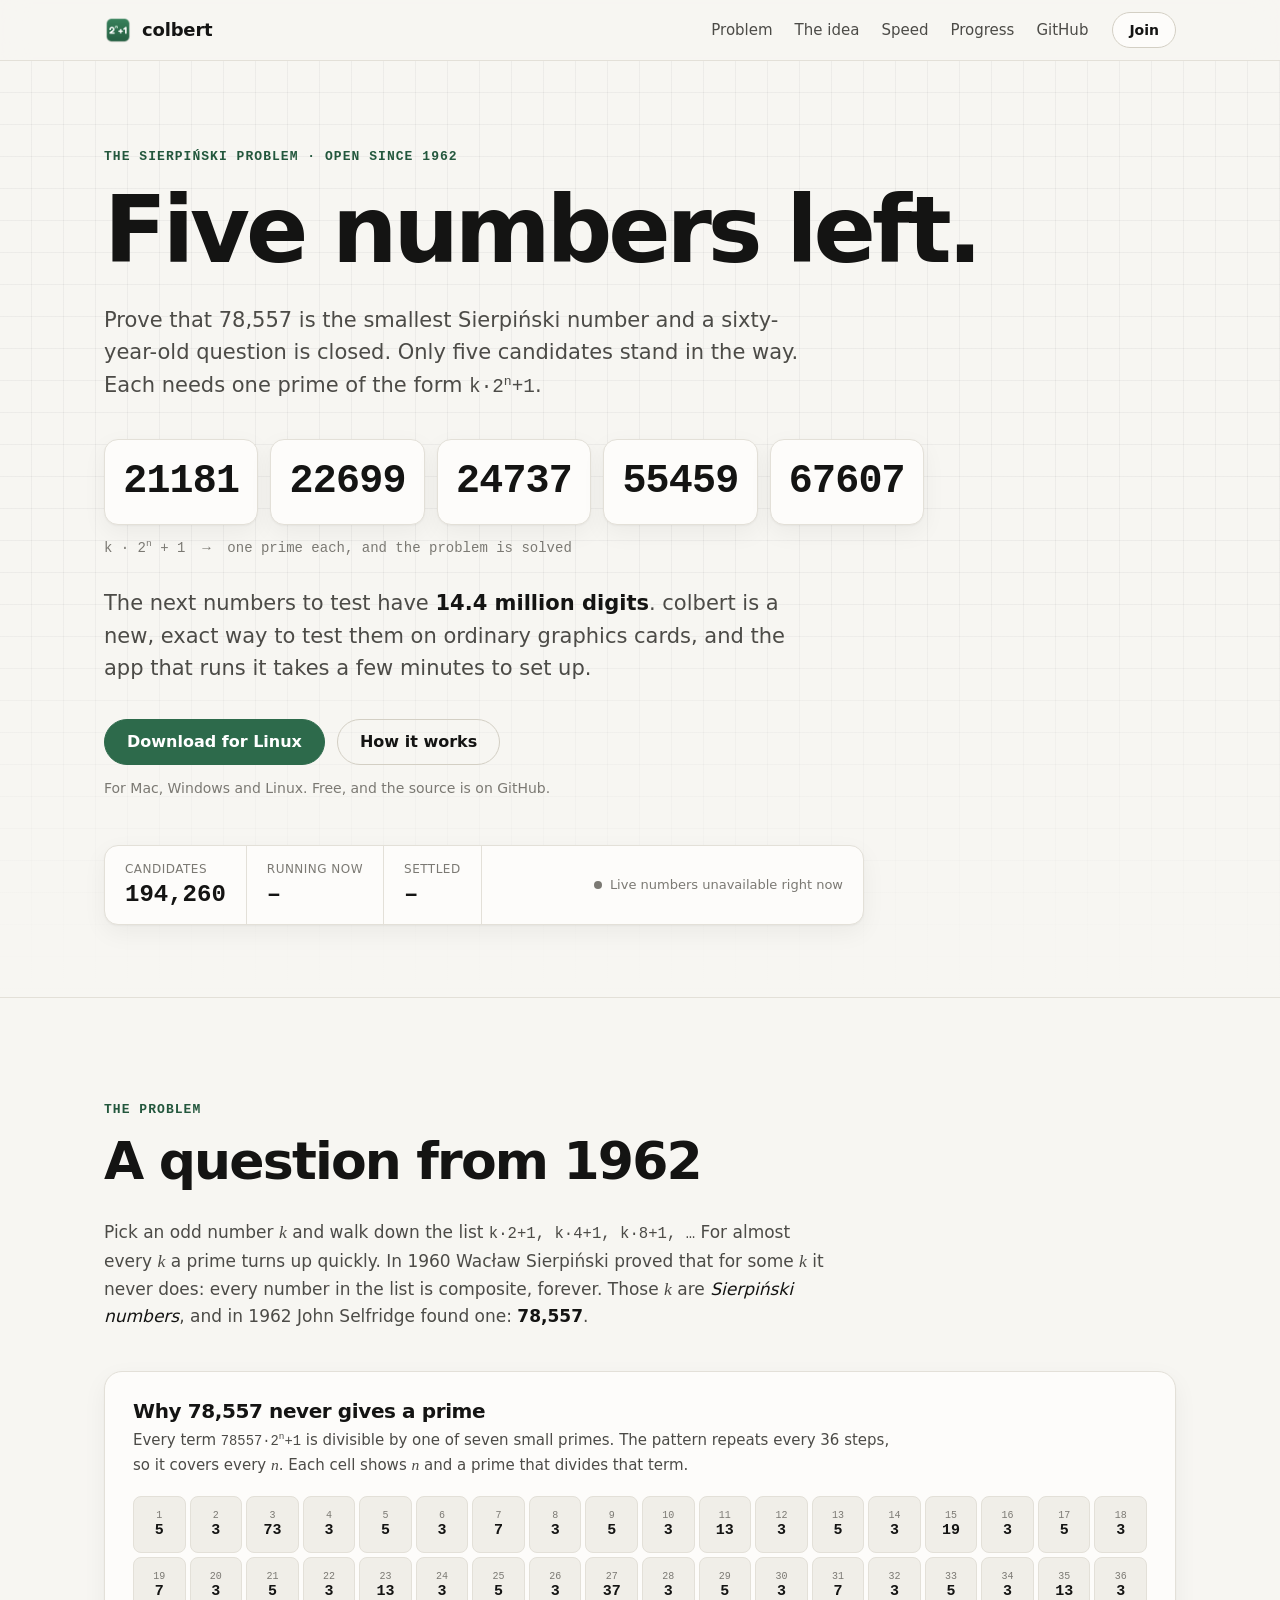
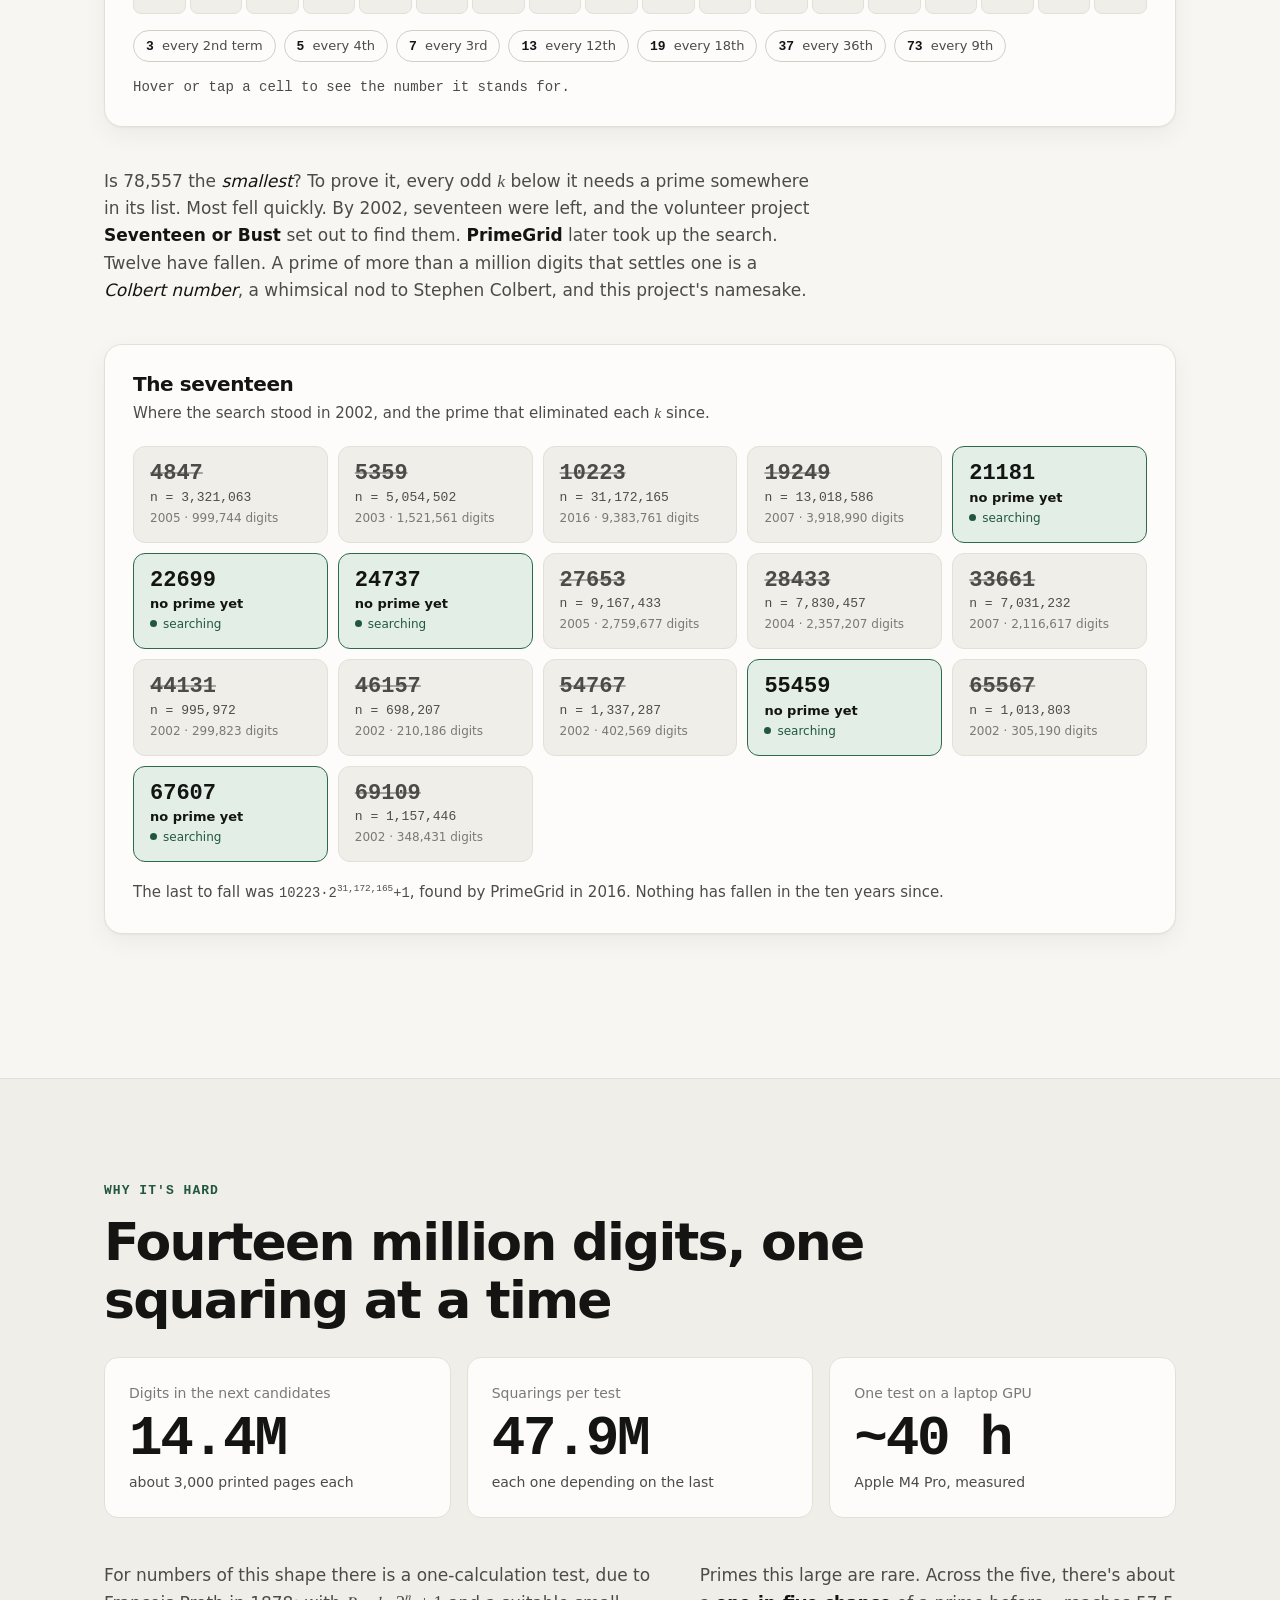
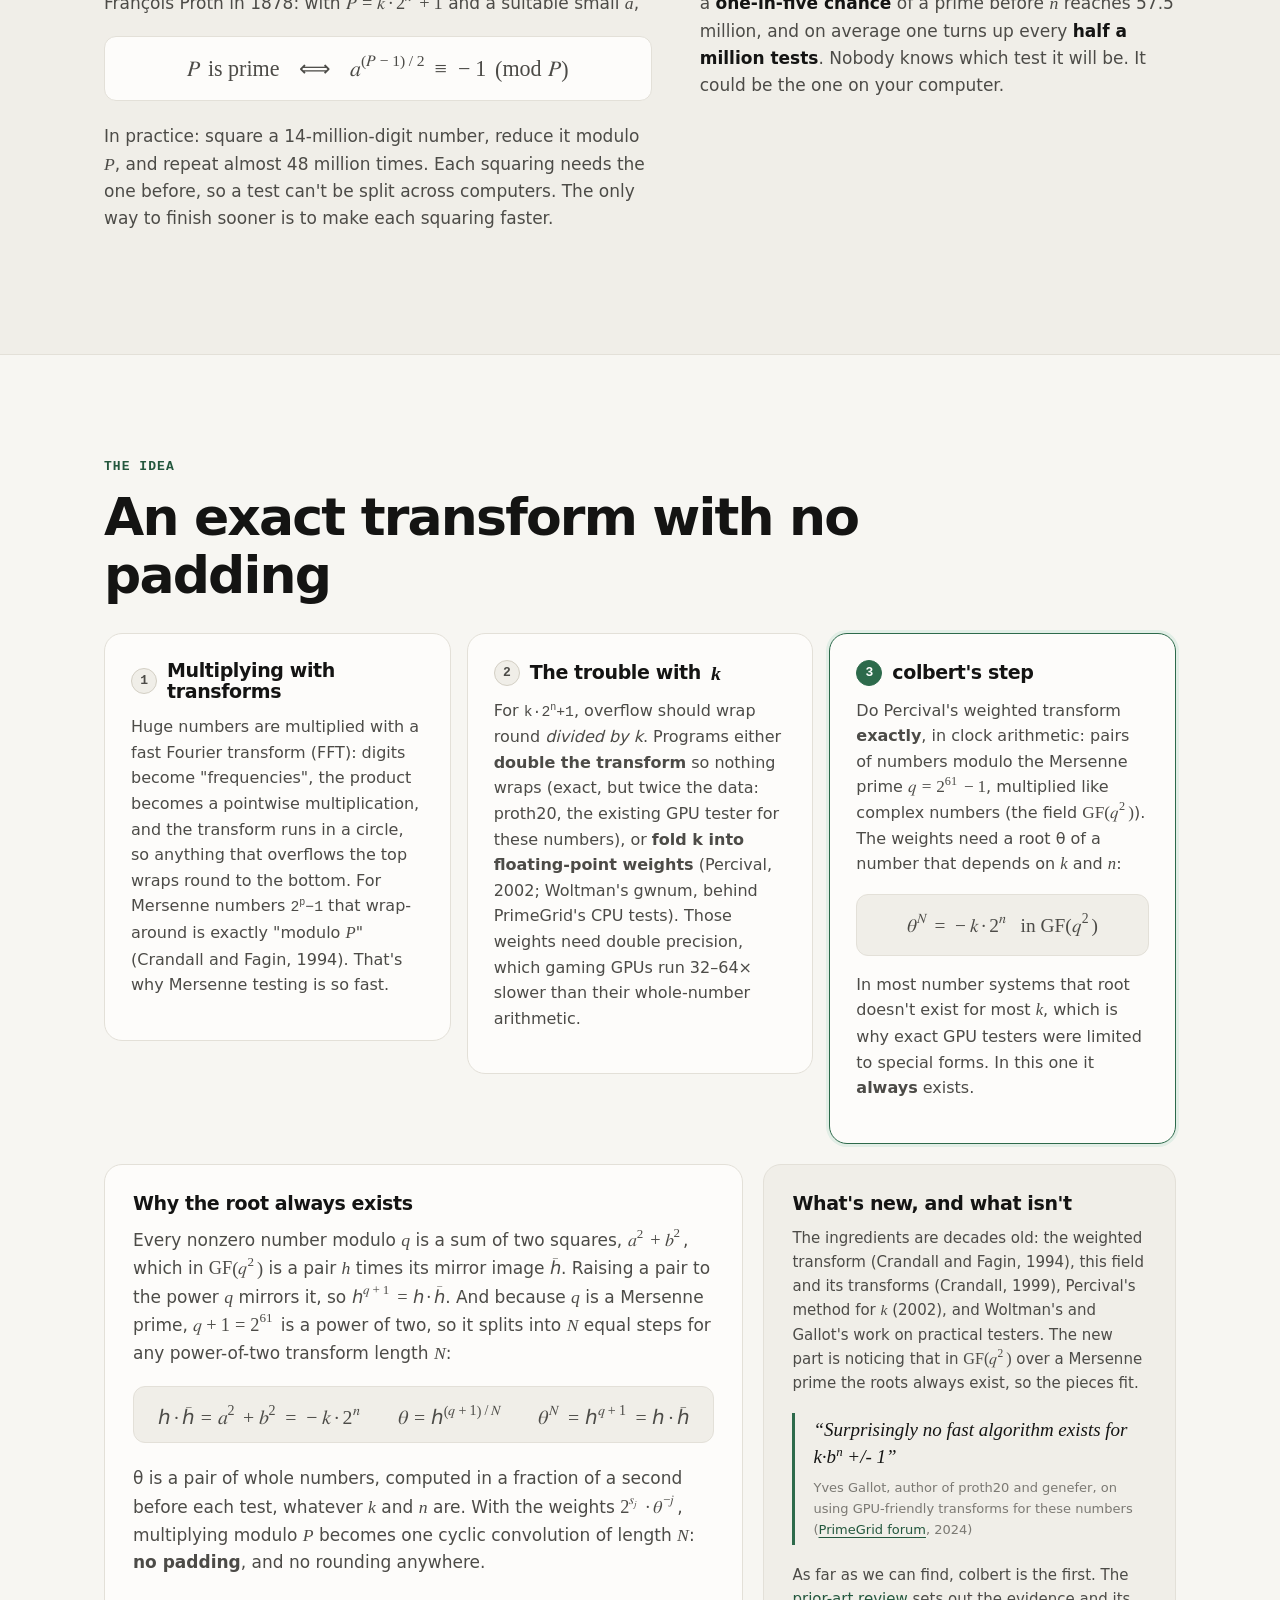
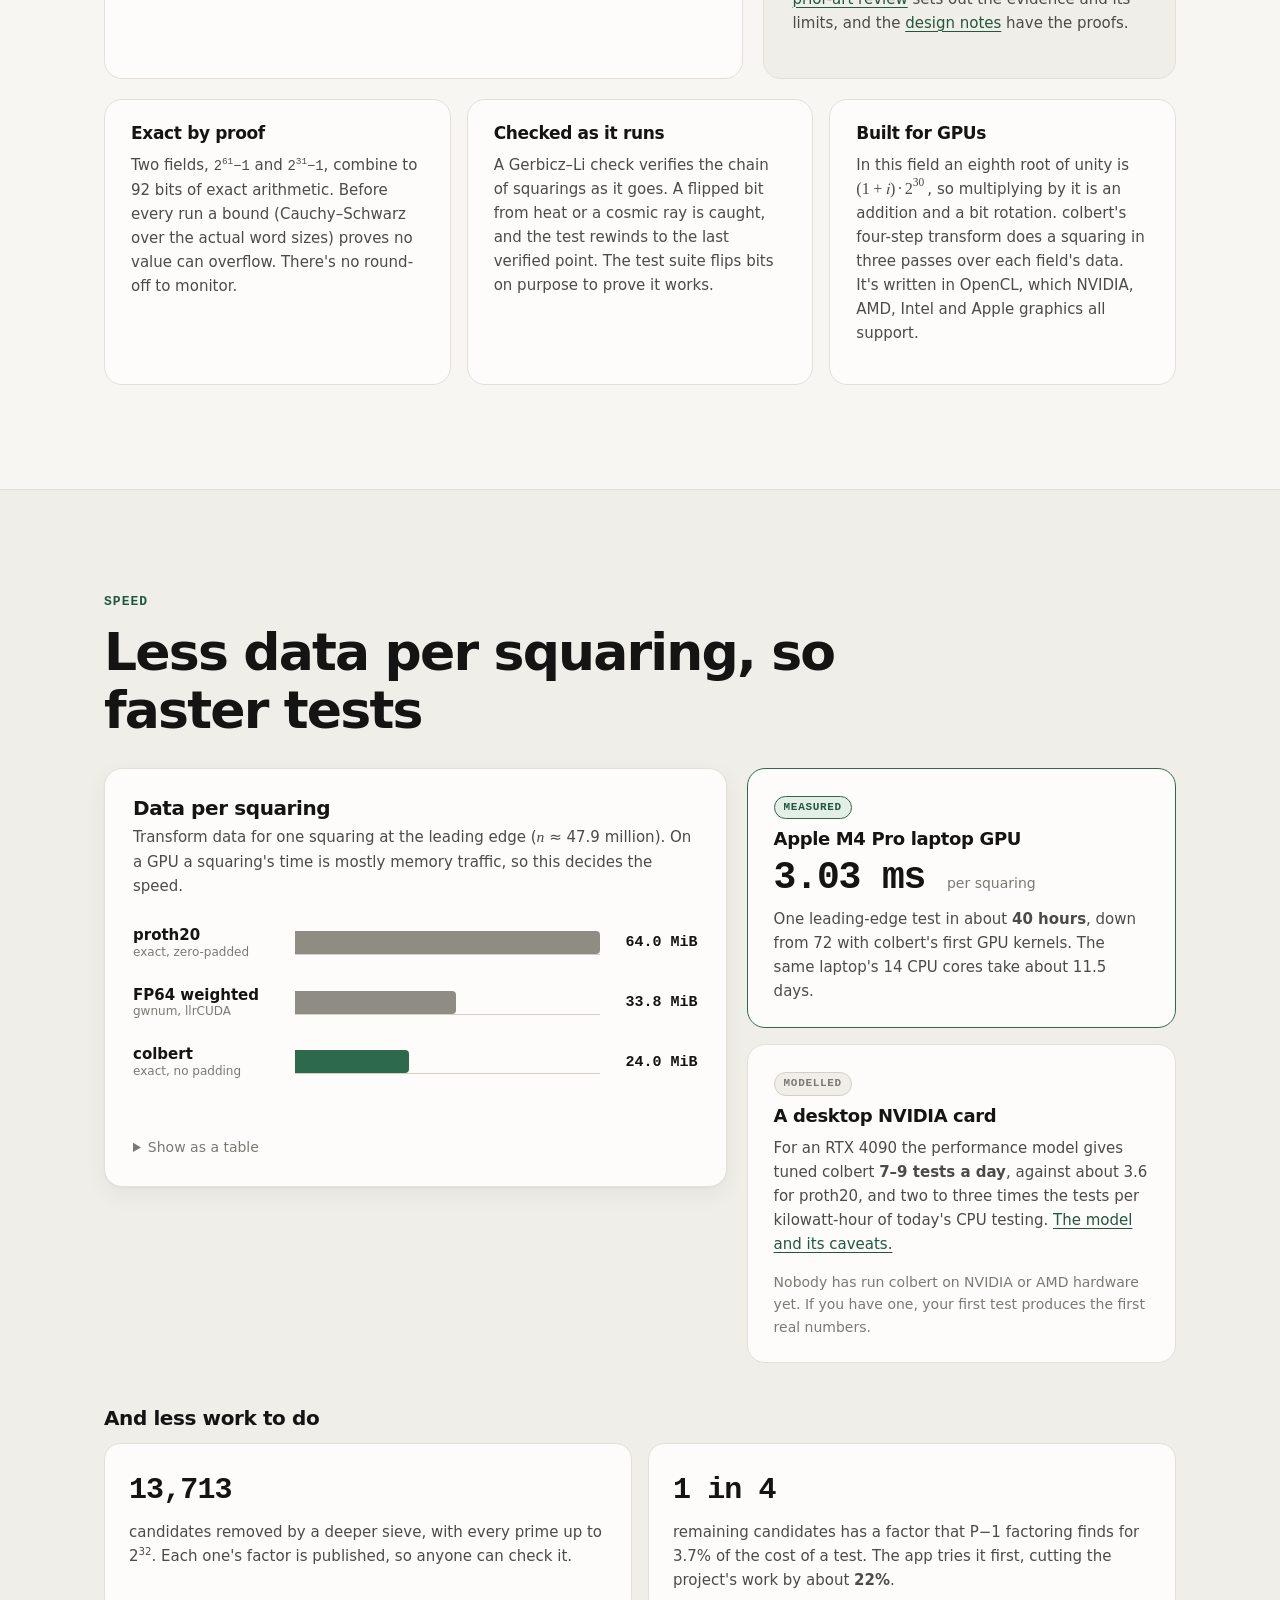
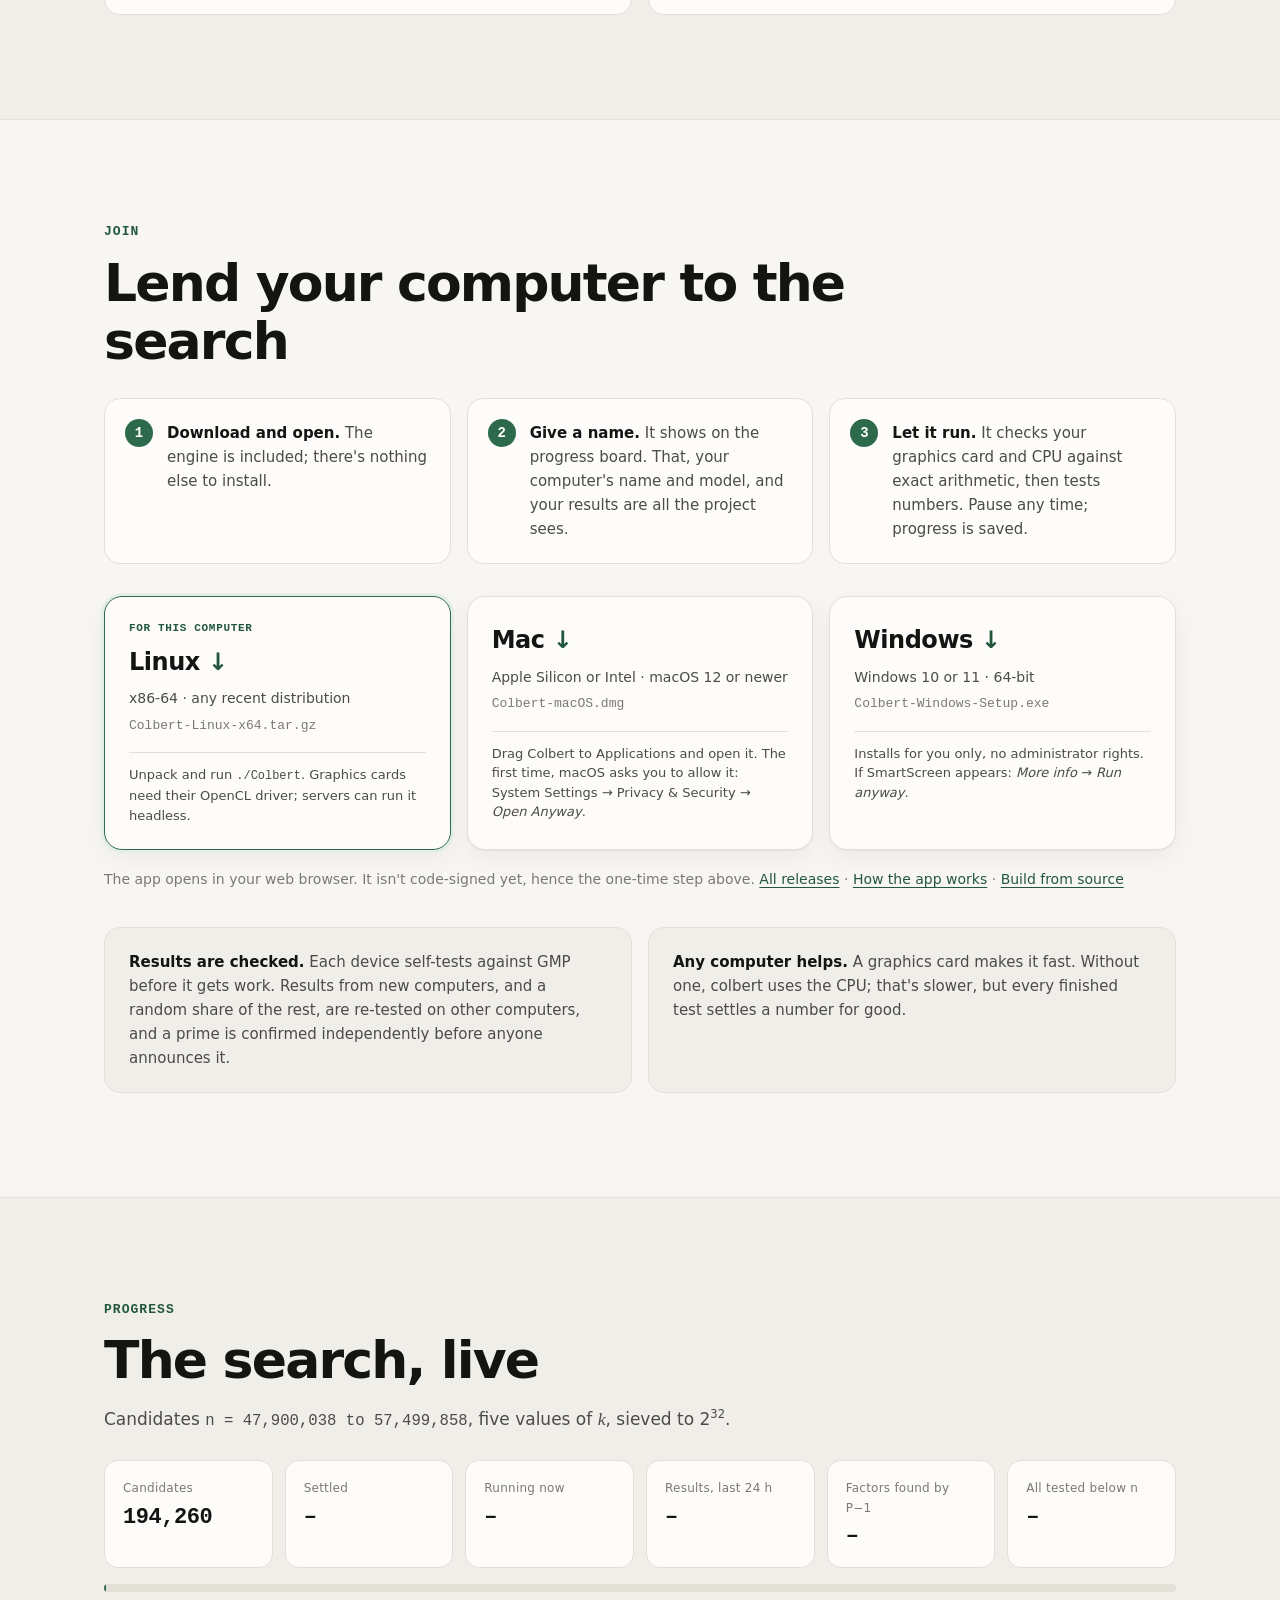
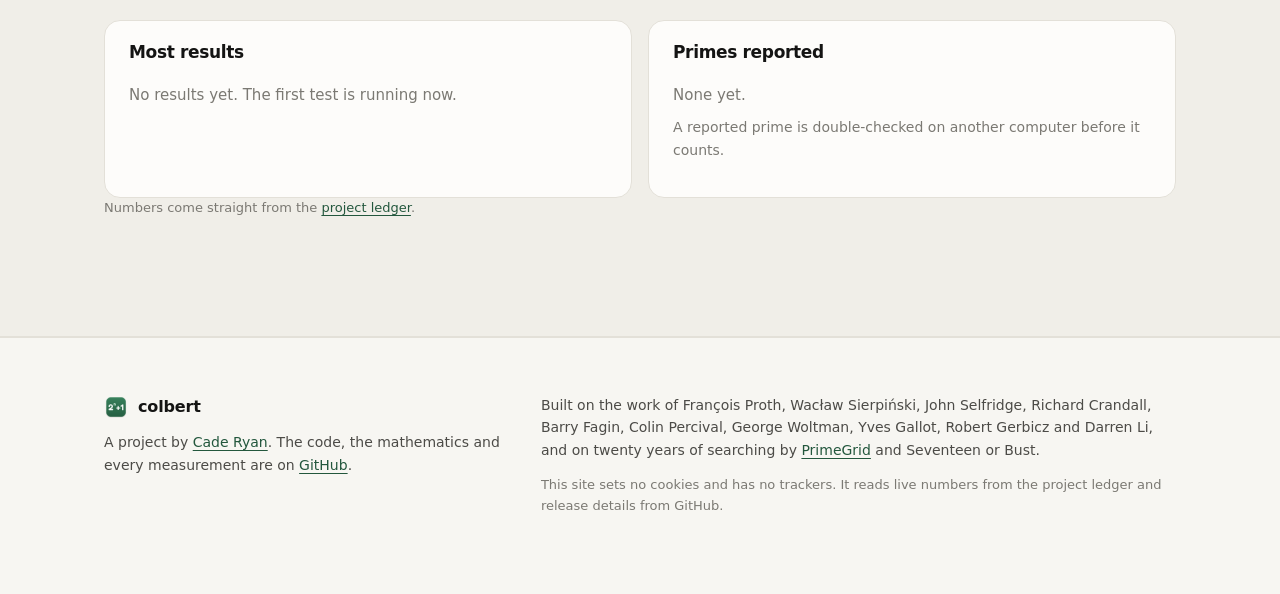
<file: site/index.html>
<!doctype html>
<html lang="en">
<head>
<meta charset="utf-8">
<meta name="viewport" content="width=device-width, initial-scale=1">
<title>colbert · five numbers left in the Sierpiński problem</title>
<meta name="description" content="Five numbers stand between us and a proof that 78,557 is the smallest Sierpiński number. colbert is a new exact way to test them on graphics cards. Download the app and join the search.">
<meta name="color-scheme" content="light dark">
<meta name="theme-color" content="#f7f6f2" media="(prefers-color-scheme: light)">
<meta name="theme-color" content="#0f100f" media="(prefers-color-scheme: dark)">
<meta property="og:type" content="website">
<meta property="og:title" content="colbert · five numbers left">
<meta property="og:description" content="A question open since 1962 comes down to five numbers. Help test them with a new exact GPU method.">
<meta property="og:image" content="https://colbert.cade.ie/img/og.png">
<meta property="og:url" content="https://colbert.cade.ie/">
<meta name="twitter:card" content="summary_large_image">
<link rel="icon" type="image/png" sizes="32x32" href="img/favicon-32.png">
<link rel="apple-touch-icon" href="img/apple-touch-icon.png">
<link rel="stylesheet" href="style.css">
<script src="site.js" defer></script>
</head>
<body>

<header class="top">
  <nav class="wrap nav" aria-label="Sections">
    <a class="brand" href="#top"><img src="img/icon-64.png" alt="" width="28" height="28"><span>colbert</span></a>
    <div class="nav-links">
      <a href="#problem">Problem</a>
      <a href="#idea">The idea</a>
      <a href="#speed">Speed</a>
      <a href="#progress">Progress</a>
      <a href="https://github.com/CadeRyan/colbert">GitHub</a>
    </div>
    <a class="btn btn-small" href="#join">Join</a>
  </nav>
</header>

<main id="top">

<!-- ======================================================================= hero -->
<section class="hero">
  <div class="wrap">
    <p class="eyebrow">The Sierpiński problem · open since 1962</p>
    <h1>Five numbers left.</h1>
    <p class="lede">Prove that 78,557 is the smallest Sierpiński number and a sixty-year-old question is closed.
      Only five candidates stand in the way. Each needs one prime of the form <span class="mono nowrap">k·2<sup>n</sup>+1</span>.</p>

    <ol class="five" aria-label="The five remaining values of k">
      <li>21181</li><li>22699</li><li>24737</li><li>55459</li><li>67607</li>
    </ol>
    <p class="five-caption mono">k · 2<sup>n</sup> + 1 &nbsp;→&nbsp; one prime each, and the problem is solved</p>

    <p class="lede lede-2">The next numbers to test have <strong>14.4 million digits</strong>. colbert is a new, exact way to
      test them on ordinary graphics cards, and the app that runs it takes a few minutes to set up.</p>

    <div class="cta">
      <a class="btn btn-primary" id="hero-download" href="#join">Download colbert</a>
      <a class="btn btn-ghost" href="#idea">How it works</a>
    </div>
    <p class="cta-note" id="hero-note">For Mac, Windows and Linux. Free, and the source is on GitHub.</p>

    <dl class="live-strip" aria-live="polite">
      <div><dt>Candidates</dt><dd data-live="candidates">194,260</dd></div>
      <div><dt>Running now</dt><dd data-live="active_assignments">–</dd></div>
      <div><dt>Settled</dt><dd data-live="settled">–</dd></div>
      <div class="live-src"><span class="dot" aria-hidden="true"></span><span id="live-state">Live from the project ledger</span></div>
    </dl>
  </div>
</section>

<!-- ======================================================================= problem -->
<section id="problem" class="section">
  <div class="wrap">
    <p class="eyebrow">The problem</p>
    <h2>A question from 1962</h2>
    <div class="prose">
      <p>Pick an odd number <var>k</var> and walk down the list <span class="mono nowrap">k·2+1, k·4+1, k·8+1, …</span>
        For almost every <var>k</var> a prime turns up quickly. In 1960 Wacław Sierpiński proved that for some
        <var>k</var> it never does: every number in the list is composite, forever. Those <var>k</var> are
        <em>Sierpiński numbers</em>, and in 1962 John Selfridge found one: <strong>78,557</strong>.</p>
    </div>

    <figure class="figure" id="covering">
      <figcaption>
        <h3>Why 78,557 never gives a prime</h3>
        <p>Every term <span class="mono nowrap">78557·2<sup>n</sup>+1</span> is divisible by one of seven small primes.
          The pattern repeats every 36 steps, so it covers every <var>n</var>. Each cell shows <var>n</var> and a prime that divides that term.</p>
      </figcaption>
      <div class="strip" role="list" aria-label="n from 1 to 36 with a prime factor of 78557·2^n+1">
        <!-- n = 1..36: 78557·2^n+1 is divisible by this prime (checked: tools in the repo's history, and site.js recomputes it) -->
        <span class="cell" role="listitem" data-n="1" data-p="5"><i>1</i><b>5</b></span>
        <span class="cell" role="listitem" data-n="2" data-p="3"><i>2</i><b>3</b></span>
        <span class="cell" role="listitem" data-n="3" data-p="73"><i>3</i><b>73</b></span>
        <span class="cell" role="listitem" data-n="4" data-p="3"><i>4</i><b>3</b></span>
        <span class="cell" role="listitem" data-n="5" data-p="5"><i>5</i><b>5</b></span>
        <span class="cell" role="listitem" data-n="6" data-p="3"><i>6</i><b>3</b></span>
        <span class="cell" role="listitem" data-n="7" data-p="7"><i>7</i><b>7</b></span>
        <span class="cell" role="listitem" data-n="8" data-p="3"><i>8</i><b>3</b></span>
        <span class="cell" role="listitem" data-n="9" data-p="5"><i>9</i><b>5</b></span>
        <span class="cell" role="listitem" data-n="10" data-p="3"><i>10</i><b>3</b></span>
        <span class="cell" role="listitem" data-n="11" data-p="13"><i>11</i><b>13</b></span>
        <span class="cell" role="listitem" data-n="12" data-p="3"><i>12</i><b>3</b></span>
        <span class="cell" role="listitem" data-n="13" data-p="5"><i>13</i><b>5</b></span>
        <span class="cell" role="listitem" data-n="14" data-p="3"><i>14</i><b>3</b></span>
        <span class="cell" role="listitem" data-n="15" data-p="19"><i>15</i><b>19</b></span>
        <span class="cell" role="listitem" data-n="16" data-p="3"><i>16</i><b>3</b></span>
        <span class="cell" role="listitem" data-n="17" data-p="5"><i>17</i><b>5</b></span>
        <span class="cell" role="listitem" data-n="18" data-p="3"><i>18</i><b>3</b></span>
        <span class="cell" role="listitem" data-n="19" data-p="7"><i>19</i><b>7</b></span>
        <span class="cell" role="listitem" data-n="20" data-p="3"><i>20</i><b>3</b></span>
        <span class="cell" role="listitem" data-n="21" data-p="5"><i>21</i><b>5</b></span>
        <span class="cell" role="listitem" data-n="22" data-p="3"><i>22</i><b>3</b></span>
        <span class="cell" role="listitem" data-n="23" data-p="13"><i>23</i><b>13</b></span>
        <span class="cell" role="listitem" data-n="24" data-p="3"><i>24</i><b>3</b></span>
        <span class="cell" role="listitem" data-n="25" data-p="5"><i>25</i><b>5</b></span>
        <span class="cell" role="listitem" data-n="26" data-p="3"><i>26</i><b>3</b></span>
        <span class="cell" role="listitem" data-n="27" data-p="37"><i>27</i><b>37</b></span>
        <span class="cell" role="listitem" data-n="28" data-p="3"><i>28</i><b>3</b></span>
        <span class="cell" role="listitem" data-n="29" data-p="5"><i>29</i><b>5</b></span>
        <span class="cell" role="listitem" data-n="30" data-p="3"><i>30</i><b>3</b></span>
        <span class="cell" role="listitem" data-n="31" data-p="7"><i>31</i><b>7</b></span>
        <span class="cell" role="listitem" data-n="32" data-p="3"><i>32</i><b>3</b></span>
        <span class="cell" role="listitem" data-n="33" data-p="5"><i>33</i><b>5</b></span>
        <span class="cell" role="listitem" data-n="34" data-p="3"><i>34</i><b>3</b></span>
        <span class="cell" role="listitem" data-n="35" data-p="13"><i>35</i><b>13</b></span>
        <span class="cell" role="listitem" data-n="36" data-p="3"><i>36</i><b>3</b></span>
      </div>
      <div class="keys" aria-label="Highlight the terms a prime divides">
        <button class="key" data-p="3" type="button"><b>3</b> every 2nd term</button>
        <button class="key" data-p="5" type="button"><b>5</b> every 4th</button>
        <button class="key" data-p="7" type="button"><b>7</b> every 3rd</button>
        <button class="key" data-p="13" type="button"><b>13</b> every 12th</button>
        <button class="key" data-p="19" type="button"><b>19</b> every 18th</button>
        <button class="key" data-p="37" type="button"><b>37</b> every 36th</button>
        <button class="key" data-p="73" type="button"><b>73</b> every 9th</button>
      </div>
      <p class="tip-host" id="covering-tip" aria-live="polite">Hover or tap a cell to see the number it stands for.</p>
    </figure>

    <div class="prose">
      <p>Is 78,557 the <em>smallest</em>? To prove it, every odd <var>k</var> below it needs a prime somewhere in its list.
        Most fell quickly. By 2002, seventeen were left, and the volunteer project <strong>Seventeen or Bust</strong>
        set out to find them. <strong>PrimeGrid</strong> later took up the search. Twelve have fallen. A prime of more than a
        million digits that settles one is a <em>Colbert number</em>, a whimsical nod to Stephen Colbert, and this project's namesake.</p>
    </div>

    <figure class="figure">
      <figcaption>
        <h3>The seventeen</h3>
        <p>Where the search stood in 2002, and the prime that eliminated each <var>k</var> since.</p>
      </figcaption>
      <ul class="seventeen">
        <li><b>4847</b><span>n = 3,321,063</span><small>2005 · 999,744 digits</small></li>
        <li><b>5359</b><span>n = 5,054,502</span><small>2003 · 1,521,561 digits</small></li>
        <li><b>10223</b><span>n = 31,172,165</span><small>2016 · 9,383,761 digits</small></li>
        <li><b>19249</b><span>n = 13,018,586</span><small>2007 · 3,918,990 digits</small></li>
        <li class="open"><b>21181</b><span>no prime yet</span><small>searching</small></li>
        <li class="open"><b>22699</b><span>no prime yet</span><small>searching</small></li>
        <li class="open"><b>24737</b><span>no prime yet</span><small>searching</small></li>
        <li><b>27653</b><span>n = 9,167,433</span><small>2005 · 2,759,677 digits</small></li>
        <li><b>28433</b><span>n = 7,830,457</span><small>2004 · 2,357,207 digits</small></li>
        <li><b>33661</b><span>n = 7,031,232</span><small>2007 · 2,116,617 digits</small></li>
        <li><b>44131</b><span>n = 995,972</span><small>2002 · 299,823 digits</small></li>
        <li><b>46157</b><span>n = 698,207</span><small>2002 · 210,186 digits</small></li>
        <li><b>54767</b><span>n = 1,337,287</span><small>2002 · 402,569 digits</small></li>
        <li class="open"><b>55459</b><span>no prime yet</span><small>searching</small></li>
        <li><b>65567</b><span>n = 1,013,803</span><small>2002 · 305,190 digits</small></li>
        <li class="open"><b>67607</b><span>no prime yet</span><small>searching</small></li>
        <li><b>69109</b><span>n = 1,157,446</span><small>2002 · 348,431 digits</small></li>
      </ul>
      <p class="fig-note">The last to fall was <span class="mono nowrap">10223·2<sup>31,172,165</sup>+1</span>, found by PrimeGrid in 2016.
        Nothing has fallen in the ten years since.</p>
    </figure>
    <!-- The explainer video goes here when it's ready. -->
  </div>
</section>

<!-- ======================================================================= why hard -->
<section class="section band">
  <div class="wrap">
    <p class="eyebrow">Why it's hard</p>
    <h2>Fourteen million digits, one squaring at a time</h2>
    <dl class="stats">
      <div><dt>Digits in the next candidates</dt><dd>14.4M</dd><p>about 3,000 printed pages each</p></div>
      <div><dt>Squarings per test</dt><dd>47.9M</dd><p>each one depending on the last</p></div>
      <div><dt>One test on a laptop GPU</dt><dd>~40 h</dd><p>Apple M4 Pro, measured</p></div>
    </dl>
    <div class="prose two-col">
      <div>
      <p>For numbers of this shape there is a one-calculation test, due to François Proth in 1878: with
        <math><mi>P</mi><mo>=</mo><mi>k</mi><mo>·</mo><msup><mn>2</mn><mi>n</mi></msup><mo>+</mo><mn>1</mn></math>
        and a suitable small <var>a</var>,</p>
      <div class="formula"><math display="block"><mi>P</mi><mspace width="0.35em"/><mtext>is prime</mtext><mspace width="0.6em"/><mo>⟺</mo><mspace width="0.6em"/><msup><mi>a</mi><mrow><mo>(</mo><mi>P</mi><mo>−</mo><mn>1</mn><mo>)</mo><mo>/</mo><mn>2</mn></mrow></msup><mo>≡</mo><mo>−</mo><mn>1</mn><mspace width="0.4em"/><mo>(</mo><mi>mod</mi><mspace width="0.3em"/><mi>P</mi><mo>)</mo></math></div>
      <p>In practice: square a 14-million-digit number, reduce it modulo <var>P</var>, and repeat almost 48 million times.
        Each squaring needs the one before, so a test can't be split across computers.
        The only way to finish sooner is to make each squaring faster.</p>
      </div>
      <div>
      <p>Primes this large are rare. Across the five, there's about a <strong>one-in-five chance</strong> of a prime before
        <var>n</var> reaches 57.5 million, and on average one turns up every <strong>half a million tests</strong>.
        Nobody knows which test it will be. It could be the one on your computer.</p>
          </div>
    </div>
  </div>
</section>

<!-- ======================================================================= the idea -->
<section id="idea" class="section">
  <div class="wrap">
    <p class="eyebrow">The idea</p>
    <h2>An exact transform with no padding</h2>

    <div class="steps">
      <article class="step">
        <h3><span class="num">1</span>Multiplying with transforms</h3>
        <p>Huge numbers are multiplied with a fast Fourier transform (FFT): digits become "frequencies", the
          product becomes a pointwise multiplication, and the transform runs in a circle, so anything that overflows
          the top wraps round to the bottom. For Mersenne numbers <span class="mono nowrap">2<sup>p</sup>−1</span> that
          wrap-around is exactly "modulo <var>P</var>" (Crandall and Fagin, 1994). That's why Mersenne testing is so fast.</p>
      </article>
      <article class="step">
        <h3><span class="num">2</span>The trouble with <var>k</var></h3>
        <p>For <span class="mono nowrap">k·2<sup>n</sup>+1</span>, overflow should wrap round <em>divided by k</em>. Programs
          either <strong>double the transform</strong> so nothing wraps (exact, but twice the data: proth20, the existing GPU
          tester for these numbers), or <strong>fold k into floating-point weights</strong> (Percival, 2002; Woltman's gwnum,
          behind PrimeGrid's CPU tests). Those weights need double precision, which gaming GPUs run 32–64× slower
          than their whole-number arithmetic.</p>
      </article>
      <article class="step step-key">
        <h3><span class="num">3</span>colbert's step</h3>
        <p>Do Percival's weighted transform <strong>exactly</strong>, in clock arithmetic: pairs of numbers modulo the
          Mersenne prime <math><mi>q</mi><mo>=</mo><msup><mn>2</mn><mn>61</mn></msup><mo>−</mo><mn>1</mn></math>, multiplied like complex numbers (the field
          <math><mi>GF</mi><mo>(</mo><msup><mi>q</mi><mn>2</mn></msup><mo>)</mo></math>). The weights need a root θ of a number that depends on <var>k</var> and <var>n</var>:</p>
        <div class="formula"><math display="block"><msup><mi>θ</mi><mi>N</mi></msup><mo>=</mo><mo>−</mo><mi>k</mi><mo>·</mo><msup><mn>2</mn><mi>n</mi></msup><mspace width="0.6em"/><mtext>in GF(</mtext><msup><mi>q</mi><mn>2</mn></msup><mtext>)</mtext></math></div>
        <p>In most number systems that root doesn't exist for most <var>k</var>, which is why exact GPU testers were limited
          to special forms. In this one it <strong>always</strong> exists.</p>
      </article>
    </div>

    <div class="proof">
      <div class="proof-text">
        <h3>Why the root always exists</h3>
        <p>Every nonzero number modulo <var>q</var> is a sum of two squares, <math><msup><mi>a</mi><mn>2</mn></msup><mo>+</mo><msup><mi>b</mi><mn>2</mn></msup></math>, which in
          <math><mi>GF</mi><mo>(</mo><msup><mi>q</mi><mn>2</mn></msup><mo>)</mo></math> is a pair <var>h</var> times its mirror image <math><mover><mi>h</mi><mo>‾</mo></mover></math>.
          Raising a pair to the power <var>q</var> mirrors it, so <math><msup><mi>h</mi><mrow><mi>q</mi><mo>+</mo><mn>1</mn></mrow></msup><mo>=</mo><mi>h</mi><mo>·</mo><mover><mi>h</mi><mo>‾</mo></mover></math>. And because
          <var>q</var> is a Mersenne prime, <math><mi>q</mi><mo>+</mo><mn>1</mn><mo>=</mo><msup><mn>2</mn><mn>61</mn></msup></math> is a power of two, so it splits
          into <var>N</var> equal steps for any power-of-two transform length <var>N</var>:</p>
        <div class="formula formula-set"><math displaystyle="true"><mi>h</mi><mo>·</mo><mover><mi>h</mi><mo>‾</mo></mover><mo>=</mo><msup><mi>a</mi><mn>2</mn></msup><mo>+</mo><msup><mi>b</mi><mn>2</mn></msup><mo>=</mo><mo>−</mo><mi>k</mi><mo>·</mo><msup><mn>2</mn><mi>n</mi></msup></math><math displaystyle="true"><mi>θ</mi><mo>=</mo><msup><mi>h</mi><mrow><mo>(</mo><mi>q</mi><mo>+</mo><mn>1</mn><mo>)</mo><mo>/</mo><mi>N</mi></mrow></msup></math><math displaystyle="true"><msup><mi>θ</mi><mi>N</mi></msup><mo>=</mo><msup><mi>h</mi><mrow><mi>q</mi><mo>+</mo><mn>1</mn></mrow></msup><mo>=</mo><mi>h</mi><mo>·</mo><mover><mi>h</mi><mo>‾</mo></mover></math></div>
        <p>θ is a pair of whole numbers, computed in a fraction of a second before each test, whatever <var>k</var> and <var>n</var> are.
          With the weights <math><msup><mn>2</mn><msub><mi>s</mi><mi>j</mi></msub></msup><mo>·</mo><msup><mi>θ</mi><mrow><mo>−</mo><mi>j</mi></mrow></msup></math>, multiplying modulo
          <var>P</var> becomes one cyclic convolution of length <var>N</var>: <strong>no padding</strong>, and no rounding anywhere.</p>
      </div>
      <aside class="credit">
        <h3>What's new, and what isn't</h3>
        <p>The ingredients are decades old: the weighted transform (Crandall and Fagin, 1994), this field and its transforms
          (Crandall, 1999), Percival's method for <var>k</var> (2002), and Woltman's and Gallot's work on practical testers.
          The new part is noticing that in <math><mi>GF</mi><mo>(</mo><msup><mi>q</mi><mn>2</mn></msup><mo>)</mo></math> over a Mersenne prime the roots always exist, so the pieces fit.</p>
        <blockquote>
          <p>“Surprisingly no fast algorithm exists for k·b<sup>n</sup> +/- 1”</p>
          <footer>Yves Gallot, author of proth20 and genefer, on using GPU-friendly transforms for these numbers
            (<a href="https://www.primegrid.com/forum_thread.php?id=10486">PrimeGrid forum</a>, 2024)</footer>
        </blockquote>
        <p>As far as we can find, colbert is the first. The <a href="https://github.com/CadeRyan/colbert/blob/main/docs/NOVELTY.md">prior-art review</a>
          sets out the evidence and its limits, and the <a href="https://github.com/CadeRyan/colbert/blob/main/docs/DESIGN.md">design notes</a> have the proofs.</p>
      </aside>
    </div>

    <div class="pillars">
      <article>
        <h3>Exact by proof</h3>
        <p>Two fields, <span class="mono">2<sup>61</sup>−1</span> and <span class="mono">2<sup>31</sup>−1</span>, combine to
          92 bits of exact arithmetic. Before every run a bound (Cauchy–Schwarz over the actual word sizes) proves no
          value can overflow. There's no round-off to monitor.</p>
      </article>
      <article>
        <h3>Checked as it runs</h3>
        <p>A Gerbicz–Li check verifies the chain of squarings as it goes. A flipped bit from heat or a cosmic ray is
          caught, and the test rewinds to the last verified point. The test suite flips bits on purpose to prove it works.</p>
      </article>
      <article>
        <h3>Built for GPUs</h3>
        <p>In this field an eighth root of unity is <math><mo>(</mo><mn>1</mn><mo>+</mo><mi>i</mi><mo>)</mo><mo>·</mo><msup><mn>2</mn><mn>30</mn></msup></math>, so multiplying
          by it is an addition and a bit rotation. colbert's four-step transform does a squaring in three passes over each
          field's data. It's written in OpenCL, which NVIDIA, AMD, Intel and Apple graphics all support.</p>
      </article>
    </div>
  </div>
</section>

<!-- ======================================================================= speed -->
<section id="speed" class="section band">
  <div class="wrap">
    <p class="eyebrow">Speed</p>
    <h2>Less data per squaring, so faster tests</h2>
    <div class="speed-grid">
      <figure class="figure chart" id="data-chart">
        <figcaption>
          <h3>Data per squaring</h3>
          <p>Transform data for one squaring at the leading edge (<var>n</var> ≈ 47.9 million). On a GPU a squaring's time
            is mostly memory traffic, so this decides the speed.</p>
        </figcaption>
        <div class="bars" role="list">
          <div class="bar-row" role="listitem" tabindex="0" data-tip="proth20: exact, but the transform is doubled (zero padding) so nothing wraps. 64.0 MiB per squaring.">
            <span class="bar-label">proth20<small>exact, zero-padded</small></span>
            <span class="bar-track"><span class="bar" style="--w:100%"></span></span>
            <span class="bar-value">64.0 MiB</span>
          </div>
          <div class="bar-row" role="listitem" tabindex="0" data-tip="Floating-point weighted transform (gwnum, llrCUDA): about 10.8 bits per double for these k. About 33.8 MiB per squaring.">
            <span class="bar-label">FP64 weighted<small>gwnum, llrCUDA</small></span>
            <span class="bar-track"><span class="bar" style="--w:52.8%"></span></span>
            <span class="bar-value">33.8 MiB</span>
          </div>
          <div class="bar-row is-us" role="listitem" tabindex="0" data-tip="colbert: exact, no padding, GF(M61²)×GF(M31²). 24.0 MiB per squaring, 2.7× less than proth20.">
            <span class="bar-label">colbert<small>exact, no padding</small></span>
            <span class="bar-track"><span class="bar" style="--w:37.5%"></span></span>
            <span class="bar-value">24.0 MiB</span>
          </div>
        </div>
        <p class="tip-host" id="chart-tip" aria-live="polite"></p>
        <details class="table-view">
          <summary>Show as a table</summary>
          <table>
            <thead><tr><th>Method</th><th>Data per squaring</th></tr></thead>
            <tbody>
              <tr><td>proth20 (exact, zero-padded, two 31-bit primes)</td><td>64.0 MiB</td></tr>
              <tr><td>FP64 weighted transform (gwnum, llrCUDA)</td><td>~33.8 MiB</td></tr>
              <tr><td>colbert (exact, no padding)</td><td>24.0 MiB</td></tr>
            </tbody>
          </table>
        </details>
      </figure>

      <div class="speed-side">
        <div class="card measured">
          <p class="tag tag-measured">Measured</p>
          <h3>Apple M4 Pro laptop GPU</h3>
          <p class="big mono">3.03 ms <small>per squaring</small></p>
          <p>One leading-edge test in about <strong>40 hours</strong>, down from 72 with colbert's first GPU kernels.
            The same laptop's 14 CPU cores take about 11.5 days.</p>
        </div>
        <div class="card">
          <p class="tag">Modelled</p>
          <h3>A desktop NVIDIA card</h3>
          <p>For an RTX 4090 the performance model gives tuned colbert <strong>7–9 tests a day</strong>, against about 3.6 for
            proth20, and two to three times the tests per kilowatt-hour of today's CPU testing.
            <a href="https://github.com/CadeRyan/colbert/blob/main/docs/PERFORMANCE.md">The model and its caveats.</a></p>
          <p class="note">Nobody has run colbert on NVIDIA or AMD hardware yet. If you have one, your first test produces the
            first real numbers.</p>
        </div>
      </div>
    </div>

    <div class="less-work">
      <h3>And less work to do</h3>
      <div class="lw-grid">
        <p><strong class="mono">13,713</strong> candidates removed by a deeper sieve, with every prime up to 2<sup>32</sup>.
          Each one's factor is published, so anyone can check it.</p>
        <p><strong class="mono">1 in 4</strong> remaining candidates has a factor that P−1 factoring finds for 3.7% of the cost
          of a test. The app tries it first, cutting the project's work by about <strong>22%</strong>.</p>
      </div>
    </div>
  </div>
</section>

<!-- ======================================================================= join -->
<section id="join" class="section">
  <div class="wrap">
    <p class="eyebrow">Join</p>
    <h2>Lend your computer to the search</h2>
    <ol class="how">
      <li><b>Download and open.</b> The engine is included; there's nothing else to install.</li>
      <li><b>Give a name.</b> It shows on the progress board. That, your computer's name and model, and your results are all the project sees.</li>
      <li><b>Let it run.</b> It checks your graphics card and CPU against exact arithmetic, then tests numbers. Pause any time; progress is saved.</li>
    </ol>

    <div class="downloads" id="downloads">
      <a class="dl" data-os="mac" href="https://github.com/CadeRyan/colbert/releases/latest/download/Colbert-macOS.dmg">
        <span class="dl-os">Mac</span>
        <span class="dl-detail">Apple Silicon or Intel · macOS 12 or newer</span>
        <span class="dl-file mono">Colbert-macOS.dmg<span data-size="Colbert-macOS.dmg"></span></span>
        <span class="dl-first">Drag Colbert to Applications and open it. The first time, macOS asks you to allow it: System Settings → Privacy &amp; Security → <em>Open Anyway</em>.</span>
      </a>
      <a class="dl" data-os="windows" href="https://github.com/CadeRyan/colbert/releases/latest/download/Colbert-Windows-Setup.exe">
        <span class="dl-os">Windows</span>
        <span class="dl-detail">Windows 10 or 11 · 64-bit</span>
        <span class="dl-file mono">Colbert-Windows-Setup.exe<span data-size="Colbert-Windows-Setup.exe"></span></span>
        <span class="dl-first">Installs for you only, no administrator rights. If SmartScreen appears: <em>More info</em> → <em>Run anyway</em>.</span>
      </a>
      <a class="dl" data-os="linux" href="https://github.com/CadeRyan/colbert/releases/latest/download/Colbert-Linux-x64.tar.gz">
        <span class="dl-os">Linux</span>
        <span class="dl-detail">x86-64 · any recent distribution</span>
        <span class="dl-file mono">Colbert-Linux-x64.tar.gz<span data-size="Colbert-Linux-x64.tar.gz"></span></span>
        <span class="dl-first">Unpack and run <code>./Colbert</code>. Graphics cards need their OpenCL driver; servers can run it headless.</span>
      </a>
    </div>
    <p class="release-line" id="release-line">The app opens in your web browser. It isn't code-signed yet, hence the one-time step above.
      <a href="https://github.com/CadeRyan/colbert/releases/latest">All releases</a> ·
      <a href="https://github.com/CadeRyan/colbert/blob/main/docs/APP.md">How the app works</a> ·
      <a href="https://github.com/CadeRyan/colbert">Build from source</a></p>

    <div class="guarantees">
      <p><strong>Results are checked.</strong> Each device self-tests against GMP before it gets work. Results from new
        computers, and a random share of the rest, are re-tested on other computers, and a prime is confirmed
        independently before anyone announces it.</p>
      <p><strong>Any computer helps.</strong> A graphics card makes it fast. Without one, colbert uses the CPU; that's slower,
        but every finished test settles a number for good.</p>
    </div>
  </div>
</section>

<!-- ======================================================================= progress -->
<section id="progress" class="section band">
  <div class="wrap">
    <p class="eyebrow">Progress</p>
    <h2>The search, live</h2>
    <p class="sub" id="progress-sub">Candidates <span class="mono nowrap" data-live="range">n = 47,900,038 to 57,499,858</span>, five values of <var>k</var>, sieved to 2<sup>32</sup>.</p>
    <dl class="progress-grid">
      <div><dt>Candidates</dt><dd data-live="candidates">194,260</dd></div>
      <div><dt>Settled</dt><dd data-live="settled">–</dd></div>
      <div><dt>Running now</dt><dd data-live="active_assignments">–</dd></div>
      <div><dt>Results, last 24 h</dt><dd data-live="tests_last_24h">–</dd></div>
      <div><dt>Factors found by P−1</dt><dd data-live="factors">–</dd></div>
      <div><dt>All tested below n</dt><dd data-live="tested_through_n">–</dd></div>
    </dl>
    <div class="progress-bar" aria-hidden="true"><div id="progress-fill"></div></div>
    <div class="boards">
      <div class="board">
        <h3>Most results</h3>
        <ol id="top-owners" class="owners"><li class="empty">No results yet. The first test is running now.</li></ol>
      </div>
      <div class="board">
        <h3>Primes reported</h3>
        <ul id="primes" class="primes"><li class="empty">None yet.</li></ul>
        <p class="note">A reported prime is double-checked on another computer before it counts.</p>
      </div>
    </div>
    <p class="fine" id="live-footnote">Numbers come straight from the <a href="https://colbert-ledger-214187368360.us-central1.run.app/">project ledger</a>.</p>
  </div>
</section>

</main>

<footer class="foot">
  <div class="wrap foot-grid">
    <div>
      <a class="brand" href="#top"><img src="img/icon-64.png" alt="" width="24" height="24"><span>colbert</span></a>
      <p>A project by <a href="https://cade.ie">Cade Ryan</a>. The code, the mathematics and every measurement are on
        <a href="https://github.com/CadeRyan/colbert">GitHub</a>.</p>
    </div>
    <div>
      <p>Built on the work of François Proth, Wacław Sierpiński, John Selfridge, Richard Crandall, Barry Fagin, Colin Percival,
        George Woltman, Yves Gallot, Robert Gerbicz and Darren Li, and on twenty years of searching by
        <a href="https://www.primegrid.com">PrimeGrid</a> and Seventeen or Bust.</p>
      <p class="fine">This site sets no cookies and has no trackers. It reads live numbers from the project ledger and release details from GitHub.</p>
    </div>
  </div>
</footer>
</body>
</html>
</file>
<file: site/style.css>
/* colbert site. One file, no build step. Light and dark follow the system setting. */

:root {
  color-scheme: light;
  --bg: #f7f6f2;
  --surface: #fdfcfa;
  --surface-2: #f0eee8;
  --ink: #141413;
  --ink-2: #4c4b47;
  --muted: #7b7973;
  --line: #e3e0d8;
  --line-2: #d3cfc4;
  --accent: #2d6a4b;          /* the app's green; chart emphasis */
  --accent-ink: #ffffff;
  --accent-weak: #e2eee6;
  --accent-text: #23573d;
  --bar-context: #8f8c84;     /* chart: the bars that aren't colbert */
  --bar-us: #2d6a4b;          /* chart: colbert's bar (validated against the light surface) */
  --grid: rgba(20, 20, 19, 0.045);
  --shadow: 0 1px 2px rgba(20, 20, 19, 0.04), 0 8px 24px rgba(20, 20, 19, 0.05);
  --sans: ui-sans-serif, system-ui, -apple-system, "Segoe UI", Roboto, "Helvetica Neue", Arial, sans-serif;
  --mono: ui-monospace, "SF Mono", SFMono-Regular, Menlo, Consolas, "Liberation Mono", monospace;
  --r: 14px;
}
@media (prefers-color-scheme: dark) {
  :root {
    color-scheme: dark;
    --bg: #0f100f;
    --surface: #171816;
    --surface-2: #1e1f1c;
    --ink: #ecebe6;
    --ink-2: #b9b8b0;
    --muted: #8a8983;
    --line: #2a2b27;
    --line-2: #3a3b36;
    --accent: #77c597;
    --accent-ink: #0d1a12;
    --accent-weak: #18271e;
    --accent-text: #8fd3ab;
    --bar-context: #6e6d67;
    --bar-us: #4aa676;          /* validated against the dark surface */
    --grid: rgba(236, 235, 230, 0.035);
    --shadow: 0 1px 2px rgba(0, 0, 0, 0.3), 0 8px 24px rgba(0, 0, 0, 0.25);
  }
}

* { box-sizing: border-box; }
html { scroll-behavior: smooth; -webkit-text-size-adjust: 100%; }
@media (prefers-reduced-motion: reduce) { html { scroll-behavior: auto; } * { transition: none !important; animation: none !important; } }
body {
  margin: 0; background: var(--bg); color: var(--ink);
  font: 17px/1.6 var(--sans); font-feature-settings: "kern", "liga";
  -webkit-font-smoothing: antialiased; text-rendering: optimizeLegibility;
}
img { display: block; }
a { color: var(--accent-text); text-decoration-thickness: 1px; text-underline-offset: 3px; }
a:hover { text-decoration-thickness: 2px; }
:focus-visible { outline: 2px solid var(--accent); outline-offset: 3px; border-radius: 6px; }
h1, h2, h3 { margin: 0; line-height: 1.12; letter-spacing: -0.02em; font-weight: 700; }
p { margin: 0 0 1em; }
strong { font-weight: 650; }
var { font-style: italic; font-family: Georgia, "Times New Roman", serif; font-size: 1.04em; }
sup { font-size: 0.68em; line-height: 0; }
code, .mono { font-family: var(--mono); font-size: 0.92em; }
.nowrap { white-space: nowrap; }
.wrap { max-width: 1120px; margin: 0 auto; padding: 0 24px; }
@media (max-width: 600px) { .wrap { padding: 0 16px; } body { font-size: 16px; } }

/* -------------------------------------------------------------- header */
.top {
  position: sticky; top: 0; z-index: 20;
  background: color-mix(in srgb, var(--bg) 82%, transparent);
  backdrop-filter: saturate(1.4) blur(14px); -webkit-backdrop-filter: saturate(1.4) blur(14px);
  border-bottom: 1px solid var(--line);
}
.nav { display: flex; align-items: center; gap: 24px; height: 60px; }
.brand { display: inline-flex; align-items: center; gap: 10px; color: var(--ink); text-decoration: none; font-weight: 700; letter-spacing: -0.01em; font-size: 18px; }
.brand img { border-radius: 7px; }
.nav-links { display: flex; gap: 22px; margin-left: auto; }
.nav-links a { color: var(--ink-2); text-decoration: none; font-size: 15px; }
.nav-links a:hover { color: var(--ink); }
@media (max-width: 760px) { .nav-links { display: none; } .nav .btn { margin-left: auto; } }

/* -------------------------------------------------------------- buttons */
.btn {
  display: inline-flex; align-items: center; justify-content: center; gap: 8px;
  height: 46px; padding: 0 22px; border-radius: 999px; border: 1px solid var(--line-2);
  font: 600 16px/1 var(--sans); text-decoration: none; color: var(--ink); background: var(--surface);
  transition: transform .15s ease, background .15s ease, border-color .15s ease;
}
.btn:hover { transform: translateY(-1px); border-color: var(--ink-2); }
.btn-primary { background: var(--accent); border-color: var(--accent); color: var(--accent-ink); }
.btn-primary:hover { border-color: var(--accent); filter: brightness(1.08); }
.btn-ghost { background: transparent; }
.btn-small { height: 36px; padding: 0 16px; font-size: 14px; }

/* -------------------------------------------------------------- hero */
.hero {
  position: relative; overflow: hidden; padding: 88px 0 72px;
  background-image: linear-gradient(var(--grid) 1px, transparent 1px), linear-gradient(90deg, var(--grid) 1px, transparent 1px);
  background-size: 32px 32px; background-position: -1px -1px;
  border-bottom: 1px solid var(--line);
}
.hero::after {   /* fade the grid out toward the bottom */
  content: ""; position: absolute; inset: auto 0 0 0; height: 45%;
  background: linear-gradient(transparent, var(--bg)); pointer-events: none;
}
.hero .wrap { position: relative; z-index: 1; }
.eyebrow {
  margin: 0 0 14px; font: 600 13px/1.2 var(--mono); letter-spacing: 0.08em; text-transform: uppercase; color: var(--accent-text);
}
.hero h1 { font-size: clamp(44px, 8vw, 92px); letter-spacing: -0.045em; margin-bottom: 22px; }
.lede { max-width: 700px; font-size: clamp(18px, 2.1vw, 21px); line-height: 1.55; color: var(--ink-2); }
.lede strong { color: var(--ink); }
.lede-2 { margin-top: 28px; }
.five {
  list-style: none; margin: 36px 0 12px; padding: 0;
  display: grid; grid-template-columns: repeat(5, minmax(0, 1fr)); gap: 12px; max-width: 820px;
}
.five li {
  font: 700 clamp(22px, 3.6vw, 40px)/1 var(--mono); letter-spacing: -0.02em; text-align: center;
  padding: 22px 6px; border-radius: var(--r); background: var(--surface); border: 1px solid var(--line);
  box-shadow: var(--shadow); color: var(--ink);
}
@media (max-width: 600px) {
  .five { grid-template-columns: repeat(3, minmax(0, 1fr)); gap: 8px; }
  .five li { padding: 16px 4px; font-size: 22px; }
}
.five-caption { margin: 0; color: var(--muted); font-size: 14px; }
.cta { display: flex; flex-wrap: wrap; gap: 12px; margin-top: 34px; }
.cta-note { margin: 12px 0 0; font-size: 14px; color: var(--muted); }
.live-strip {
  display: flex; flex-wrap: wrap; align-items: stretch; gap: 0; margin: 46px 0 0; max-width: 760px;
  border: 1px solid var(--line); border-radius: var(--r); background: var(--surface); box-shadow: var(--shadow);
}
.live-strip > div { padding: 14px 20px; border-right: 1px solid var(--line); }
.live-strip dt { font-size: 12px; letter-spacing: 0.04em; text-transform: uppercase; color: var(--muted); }
.live-strip dd { margin: 2px 0 0; font: 650 24px/1.2 var(--mono); }
.live-strip .live-src { display: flex; align-items: center; gap: 8px; border-right: 0; font-size: 13px; color: var(--muted); margin-left: auto; }
.dot { width: 8px; height: 8px; border-radius: 50%; background: var(--muted); flex: none; }
.dot.on { background: #3fae6e; box-shadow: 0 0 0 0 rgba(63, 174, 110, 0.5); animation: pulse 2.4s ease-out infinite; }
@keyframes pulse { 0% { box-shadow: 0 0 0 0 rgba(63, 174, 110, 0.45); } 70% { box-shadow: 0 0 0 9px rgba(63, 174, 110, 0); } 100% { box-shadow: 0 0 0 0 rgba(63, 174, 110, 0); } }
@media (max-width: 600px) {
  .live-strip > div { flex: 1 1 33%; padding: 12px 14px; }
  .live-strip dd { font-size: 20px; }
  .live-strip .live-src { flex-basis: 100%; border-top: 1px solid var(--line); }
}

/* -------------------------------------------------------------- sections */
.section { padding: 104px 0; }
.band { background: var(--surface-2); border-top: 1px solid var(--line); border-bottom: 1px solid var(--line); }
@media (max-width: 600px) { .section { padding: 68px 0; } }
.section h2 { font-size: clamp(32px, 4.6vw, 52px); letter-spacing: -0.035em; margin-bottom: 28px; max-width: 900px; }
.prose { max-width: 720px; color: var(--ink-2); }
.prose strong, .prose em { color: var(--ink); }
.two-col { max-width: none; display: grid; grid-template-columns: minmax(0, 1.15fr) minmax(0, 1fr); gap: 48px; align-items: start; }
@media (max-width: 860px) { .two-col { grid-template-columns: minmax(0, 1fr); gap: 0; } }
.sub { color: var(--ink-2); margin-top: -12px; }
.fine { font-size: 13px; color: var(--muted); }
.note { font-size: 14px; color: var(--muted); }

/* -------------------------------------------------------------- figures */
.figure {
  margin: 40px 0; padding: 28px; border-radius: 18px; background: var(--surface); border: 1px solid var(--line); box-shadow: var(--shadow);
}
@media (max-width: 600px) { .figure { padding: 18px; margin: 28px 0; } }
.figure figcaption h3 { font-size: 20px; margin-bottom: 6px; }
.figure figcaption p { color: var(--ink-2); max-width: 760px; font-size: 15px; }
.fig-note { margin: 18px 0 0; font-size: 15px; color: var(--ink-2); }
.tip-host { min-height: 1.6em; margin: 14px 0 0; font-size: 14px; color: var(--ink-2); font-family: var(--mono); }

/* covering strip */
.strip { display: grid; grid-template-columns: repeat(18, minmax(0, 1fr)); gap: 4px; margin-top: 18px; }
@media (max-width: 760px) { .strip { grid-template-columns: repeat(9, minmax(0, 1fr)); } }
.cell {
  display: flex; flex-direction: column; align-items: center; justify-content: center; gap: 2px;
  aspect-ratio: 1 / 1.08; border-radius: 8px; background: var(--surface-2); border: 1px solid var(--line);
  cursor: default; transition: background .12s ease, border-color .12s ease, color .12s ease; user-select: none;
}
.cell i { font: 500 10px/1 var(--mono); font-style: normal; color: var(--muted); }
.cell b { font: 700 15px/1 var(--mono); color: var(--ink); }
.cell.hl { background: var(--accent); border-color: var(--accent); }
.cell.hl b, .cell.hl i { color: var(--accent-ink); }
.cell.dim { opacity: 0.45; }
.cell.focus { border-color: var(--ink-2); }
.keys { display: flex; flex-wrap: wrap; gap: 8px; margin-top: 16px; }
.key {
  font: 500 13px/1 var(--sans); color: var(--ink-2); background: var(--surface); border: 1px solid var(--line-2);
  border-radius: 999px; padding: 8px 12px; cursor: pointer;
}
.key b { font-family: var(--mono); color: var(--ink); margin-right: 4px; }
.key[aria-pressed="true"] { background: var(--accent-weak); border-color: var(--accent); color: var(--ink); }

/* the seventeen */
.seventeen { list-style: none; padding: 0; margin: 20px 0 0; display: grid; grid-template-columns: repeat(auto-fill, minmax(168px, 1fr)); gap: 10px; }
.seventeen li {
  display: flex; flex-direction: column; gap: 2px; padding: 14px 16px; border-radius: 12px;
  background: var(--surface-2); border: 1px solid var(--line); color: var(--muted);
}
.seventeen b { font: 700 22px/1.2 var(--mono); color: var(--ink-2); text-decoration: line-through; text-decoration-thickness: 2px; text-decoration-color: color-mix(in srgb, var(--ink-2) 45%, transparent); }
.seventeen span { font: 500 13px/1.3 var(--mono); color: var(--ink-2); }
.seventeen small { font-size: 12px; }
.seventeen li.open { background: var(--accent-weak); border-color: var(--accent); color: var(--accent-text); }
.seventeen li.open b { color: var(--ink); text-decoration: none; }
.seventeen li.open span { color: var(--ink); font-family: var(--sans); font-weight: 600; }
.seventeen li.open small::before { content: ""; display: inline-block; width: 7px; height: 7px; border-radius: 50%; background: currentColor; margin-right: 6px; vertical-align: 1px; }

/* -------------------------------------------------------------- stats */
.stats { display: grid; grid-template-columns: repeat(3, minmax(0, 1fr)); gap: 16px; margin: 8px 0 44px; }
@media (max-width: 760px) { .stats { grid-template-columns: minmax(0, 1fr); } }
.stats > div { padding: 24px; border-radius: var(--r); background: var(--surface); border: 1px solid var(--line); }
.stats dt { font-size: 14px; color: var(--muted); }
.stats dd { margin: 6px 0 4px; font: 700 clamp(40px, 5vw, 56px)/1 var(--mono); letter-spacing: -0.04em; }
.stats p { margin: 0; font-size: 14px; color: var(--ink-2); }

/* -------------------------------------------------------------- math */
math { font-size: 1.08em; }
/* displayed formulas: the box is a div; the math element keeps its own layout ("block math") */
.formula {
  margin: 18px 0 22px; padding: 18px 20px; border-radius: 12px; overflow-x: auto;
  background: var(--surface); border: 1px solid var(--line); font-size: 1.2em;
}
.formula math { margin: 0; }
.formula-set { display: flex; flex-wrap: wrap; align-items: baseline; justify-content: center; gap: 10px 34px; }
@media (max-width: 600px) { .formula { font-size: 1em; padding: 14px; } }

/* -------------------------------------------------------------- the idea */
.steps { display: grid; grid-template-columns: repeat(3, minmax(0, 1fr)); gap: 16px; align-items: start; }
@media (max-width: 960px) { .steps { grid-template-columns: minmax(0, 1fr); } }
.step { padding: 26px; border-radius: 18px; background: var(--surface); border: 1px solid var(--line); color: var(--ink-2); font-size: 16px; }
.step h3 { font-size: 19px; color: var(--ink); margin-bottom: 12px; display: flex; align-items: center; gap: 10px; }
.step .num { display: inline-grid; place-items: center; width: 26px; height: 26px; border-radius: 50%; background: var(--surface-2); border: 1px solid var(--line-2); font: 700 13px/1 var(--mono); color: var(--ink-2); flex: none; }
.step-key { border-color: var(--accent); box-shadow: 0 0 0 3px var(--accent-weak); }
.step-key .num { background: var(--accent); border-color: var(--accent); color: var(--accent-ink); }
.step-key .formula { background: var(--surface-2); font-size: 1.12em; margin: 14px 0 16px; }

.proof { display: grid; grid-template-columns: minmax(0, 1.55fr) minmax(0, 1fr); gap: 20px; margin-top: 20px; }
@media (max-width: 960px) { .proof { grid-template-columns: minmax(0, 1fr); } }
.proof-text, .credit { padding: 28px; border-radius: 18px; border: 1px solid var(--line); }
.proof-text { background: var(--surface); color: var(--ink-2); }
.proof-text h3, .credit h3 { font-size: 19px; color: var(--ink); margin-bottom: 12px; }
.proof-text .formula { background: var(--surface-2); font-size: 1.08em; }
.credit { background: var(--surface-2); color: var(--ink-2); font-size: 15px; }
blockquote { margin: 18px 0; padding: 4px 0 4px 18px; border-left: 3px solid var(--accent); }
blockquote p { font-size: 19px; line-height: 1.4; color: var(--ink); margin-bottom: 8px; font-family: Georgia, "Times New Roman", serif; font-style: italic; }
blockquote footer { font-size: 13px; color: var(--muted); }

.pillars { display: grid; grid-template-columns: repeat(3, minmax(0, 1fr)); gap: 16px; margin-top: 20px; }
@media (max-width: 960px) { .pillars { grid-template-columns: minmax(0, 1fr); } }
.pillars article { padding: 24px 26px; border-radius: 18px; border: 1px solid var(--line); background: var(--surface); color: var(--ink-2); font-size: 15px; }
.pillars h3 { font-size: 17px; color: var(--ink); margin-bottom: 10px; }

/* -------------------------------------------------------------- speed */
.speed-grid { display: grid; grid-template-columns: minmax(0, 1.45fr) minmax(0, 1fr); gap: 20px; align-items: start; }
@media (max-width: 960px) { .speed-grid { grid-template-columns: minmax(0, 1fr); } }
.speed-grid .figure { margin: 0; }
.bars { display: flex; flex-direction: column; gap: 14px; margin-top: 22px; }
.bar-row {
  display: grid; grid-template-columns: 148px minmax(0, 1fr) 84px; align-items: center; gap: 14px;
  padding: 6px 8px; margin: 0 -8px; border-radius: 10px; outline: none; cursor: default;
}
.bar-row:hover, .bar-row:focus-visible { background: var(--surface-2); }
.bar-label { font-weight: 650; font-size: 15px; line-height: 1.25; }
.bar-label small { display: block; font-weight: 400; font-size: 12px; color: var(--muted); }
.bar-track { height: 24px; border-bottom: 1px solid var(--line-2); display: flex; align-items: stretch; }
.bar { width: var(--w); background: var(--bar-context); border-radius: 0 4px 4px 0; }
.bar-row.is-us .bar { background: var(--bar-us); }
.bar-row.is-us .bar-label { color: var(--ink); }
.bar-value { font: 650 15px/1 var(--mono); text-align: right; white-space: nowrap; }
@media (max-width: 600px) {
  .bar-row { grid-template-columns: minmax(0, 1fr) 72px; row-gap: 6px; }
  .bar-track { grid-column: 1 / -1; grid-row: 2; }
  .bar-value { grid-row: 1; grid-column: 2; }
}
.table-view { margin-top: 14px; font-size: 14px; color: var(--ink-2); }
.table-view summary { cursor: pointer; color: var(--muted); }
.table-view table { width: 100%; border-collapse: collapse; margin-top: 10px; }
.table-view th, .table-view td { text-align: left; padding: 8px 6px; border-bottom: 1px solid var(--line); }
.table-view td:last-child, .table-view th:last-child { text-align: right; font-family: var(--mono); }

.speed-side { display: flex; flex-direction: column; gap: 16px; }
.card { padding: 24px 26px; border-radius: 18px; background: var(--surface); border: 1px solid var(--line); color: var(--ink-2); font-size: 15px; }
.card h3 { font-size: 18px; color: var(--ink); margin-bottom: 10px; }
.card p:last-child { margin-bottom: 0; }
.card .big { font-size: 38px; font-weight: 700; color: var(--ink); letter-spacing: -0.03em; margin: 0 0 10px; line-height: 1; }
.card .big small { font-size: 14px; font-weight: 500; color: var(--muted); letter-spacing: 0; font-family: var(--sans); }
.card.measured { border-color: var(--accent); }
.tag { display: inline-block; margin: 0 0 10px; padding: 3px 9px; border-radius: 999px; font: 600 11px/1.4 var(--mono); letter-spacing: 0.06em; text-transform: uppercase; background: var(--surface-2); color: var(--muted); border: 1px solid var(--line-2); }
.tag-measured { background: var(--accent-weak); color: var(--accent-text); border-color: var(--accent); }

.less-work { margin-top: 44px; }
.less-work h3 { font-size: 20px; margin-bottom: 14px; }
.lw-grid { display: grid; grid-template-columns: repeat(2, minmax(0, 1fr)); gap: 16px; }
@media (max-width: 760px) { .lw-grid { grid-template-columns: minmax(0, 1fr); } }
.lw-grid p { margin: 0; padding: 22px 24px; border-radius: 16px; background: var(--surface); border: 1px solid var(--line); color: var(--ink-2); font-size: 15px; }
.lw-grid strong.mono { display: block; font-size: 30px; color: var(--ink); letter-spacing: -0.03em; margin-bottom: 6px; }

/* -------------------------------------------------------------- join */
.how { list-style: none; counter-reset: how; padding: 0; margin: 0 0 32px; display: grid; grid-template-columns: repeat(3, minmax(0, 1fr)); gap: 16px; }
@media (max-width: 860px) { .how { grid-template-columns: minmax(0, 1fr); } }
.how li { counter-increment: how; position: relative; padding: 22px 22px 22px 62px; border-radius: 16px; background: var(--surface); border: 1px solid var(--line); color: var(--ink-2); font-size: 15px; }
.how li::before { content: counter(how); position: absolute; left: 20px; top: 20px; width: 28px; height: 28px; border-radius: 50%; display: grid; place-items: center; background: var(--accent); color: var(--accent-ink); font: 700 14px/1 var(--mono); }
.how b { color: var(--ink); }
.downloads { display: grid; grid-template-columns: repeat(3, minmax(0, 1fr)); gap: 16px; }
@media (max-width: 860px) { .downloads { grid-template-columns: minmax(0, 1fr); } }
.dl {
  display: flex; flex-direction: column; gap: 6px; padding: 24px; border-radius: 18px; text-decoration: none;
  background: var(--surface); border: 1px solid var(--line); color: var(--ink-2); box-shadow: var(--shadow);
  transition: transform .15s ease, border-color .15s ease;
}
.dl:hover { transform: translateY(-2px); border-color: var(--ink-2); }
.dl-os { font-size: 24px; font-weight: 700; color: var(--ink); letter-spacing: -0.02em; }
.dl-os::after { content: "  ↓"; color: var(--accent-text); font-weight: 600; }
.dl-detail { font-size: 14px; }
.dl-file { font-size: 13px; color: var(--muted); }
.dl-file span:not(:empty)::before { content: " · "; }
.dl-first { margin-top: 10px; padding-top: 12px; border-top: 1px solid var(--line); font-size: 13px; line-height: 1.5; }
.dl.mine { border-color: var(--accent); box-shadow: 0 0 0 3px var(--accent-weak), var(--shadow); }
.dl.mine .dl-os::before { content: "For this computer"; display: block; font: 600 11px/1.4 var(--mono); letter-spacing: 0.06em; text-transform: uppercase; color: var(--accent-text); margin-bottom: 6px; }
.release-line { margin: 18px 0 0; font-size: 14px; color: var(--muted); }
.guarantees { display: grid; grid-template-columns: repeat(2, minmax(0, 1fr)); gap: 16px; margin-top: 36px; }
@media (max-width: 760px) { .guarantees { grid-template-columns: minmax(0, 1fr); } }
.guarantees p { margin: 0; padding: 22px 24px; border-radius: 16px; background: var(--surface-2); border: 1px solid var(--line); color: var(--ink-2); font-size: 15px; }
.guarantees strong { color: var(--ink); }

/* -------------------------------------------------------------- progress */
.progress-grid { display: grid; grid-template-columns: repeat(6, minmax(0, 1fr)); gap: 12px; margin: 26px 0 16px; }
@media (max-width: 960px) { .progress-grid { grid-template-columns: repeat(3, minmax(0, 1fr)); } }
@media (max-width: 560px) { .progress-grid { grid-template-columns: repeat(2, minmax(0, 1fr)); } }
.progress-grid > div { padding: 18px; border-radius: 14px; background: var(--surface); border: 1px solid var(--line); }
.progress-grid dt { font-size: 12px; color: var(--muted); letter-spacing: 0.02em; }
.progress-grid dd { margin: 6px 0 0; font: 700 22px/1.15 var(--mono); letter-spacing: -0.02em; overflow-wrap: anywhere; }
.progress-bar { height: 8px; border-radius: 999px; background: var(--line); overflow: hidden; }
.progress-bar div { height: 100%; width: 0; min-width: 2px; background: var(--accent); border-radius: 999px; transition: width .8s ease; }
.boards { display: grid; grid-template-columns: repeat(2, minmax(0, 1fr)); gap: 16px; margin-top: 28px; }
@media (max-width: 760px) { .boards { grid-template-columns: minmax(0, 1fr); } }
.board { padding: 22px 24px; border-radius: 16px; background: var(--surface); border: 1px solid var(--line); }
.board h3 { font-size: 17px; margin-bottom: 12px; }
.owners, .primes { margin: 0; padding: 0; list-style: none; font-size: 15px; }
.owners li, .primes li { display: flex; justify-content: space-between; gap: 12px; padding: 9px 0; border-bottom: 1px solid var(--line); }
.owners li:last-child, .primes li:last-child { border-bottom: 0; }
.owners .n, .primes .n { font-family: var(--mono); color: var(--ink-2); }
.owners li.empty, .primes li.empty { color: var(--muted); justify-content: flex-start; }

/* -------------------------------------------------------------- footer */
.foot { padding: 56px 0 64px; border-top: 1px solid var(--line); color: var(--ink-2); font-size: 14px; }
.foot-grid { display: grid; grid-template-columns: minmax(0, 1fr) minmax(0, 1.6fr); gap: 40px; }
@media (max-width: 760px) { .foot-grid { grid-template-columns: minmax(0, 1fr); gap: 20px; } }
.foot .brand { margin-bottom: 12px; font-size: 16px; }
</file>
